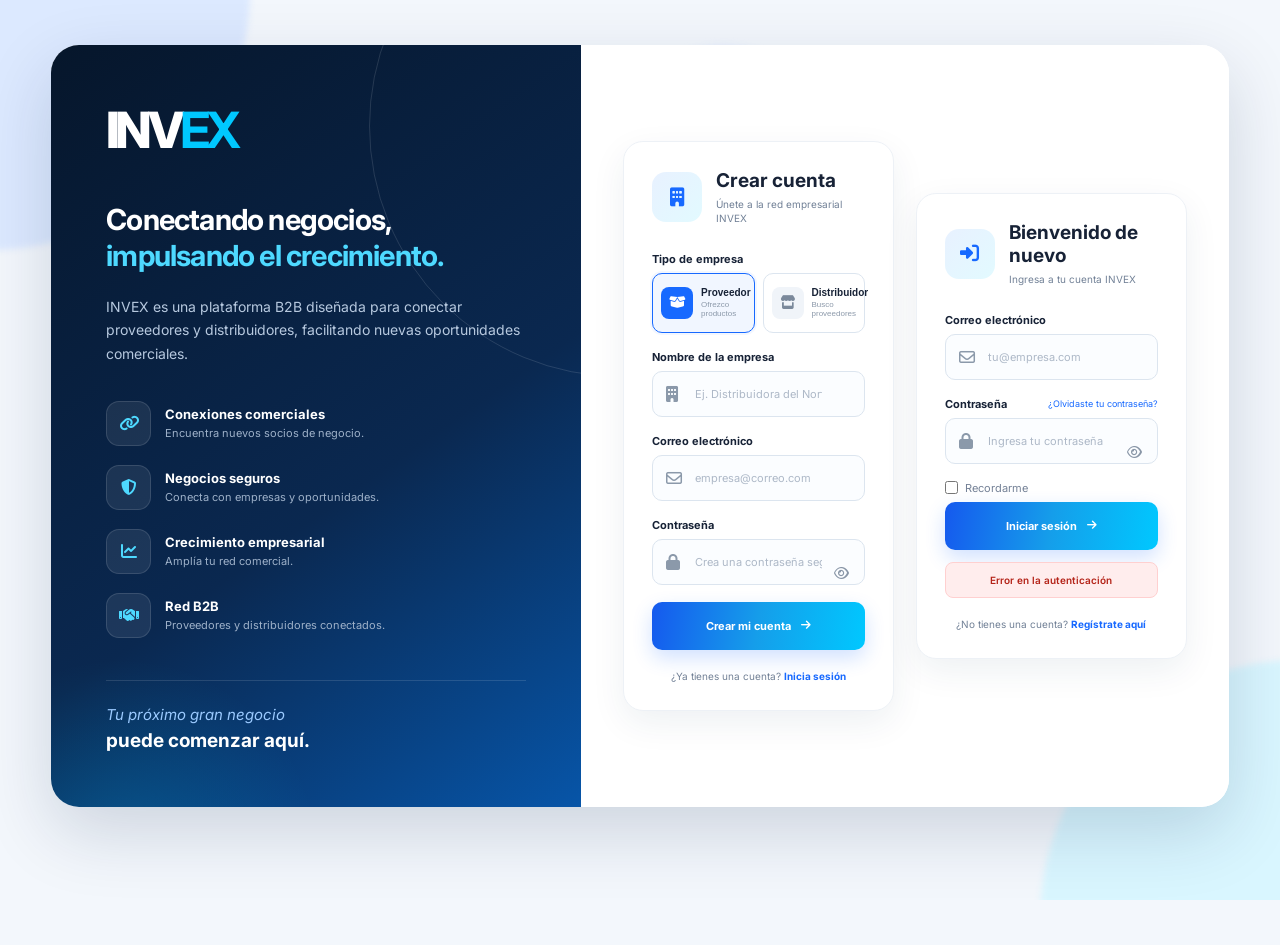
<file: index.html>
<!DOCTYPE html>
<html lang="es">

<head>

    <meta charset="UTF-8">

    <meta name="viewport"
          content="width=device-width, initial-scale=1.0">

    <meta name="description"
          content="INVEX - Plataforma B2B que conecta proveedores y distribuidores">

    <title>INVEX | Conectando negocios</title>


    <!-- ==============================
         FUENTE
    =============================== -->

    <link rel="preconnect"
          href="https://fonts.googleapis.com">

    <link rel="preconnect"
          href="https://fonts.gstatic.com"
          crossorigin>

    <link href="https://fonts.googleapis.com/css2?family=Inter:wght@400;500;600;700;800&display=swap"
          rel="stylesheet">


    <!-- ==============================
         ICONOS
    =============================== -->

    <link rel="stylesheet"
          href="https://cdnjs.cloudflare.com/ajax/libs/font-awesome/6.5.2/css/all.min.css">


    <!-- ==============================
         CSS
    =============================== -->

    <link rel="stylesheet"
          href="styles.css">

</head>


<body>


    <!-- =====================================
         FONDO DECORATIVO
    ====================================== -->

    <div class="background">

        <div class="background-circle circle-one"></div>

        <div class="background-circle circle-two"></div>

        <div class="background-circle circle-three"></div>

    </div>



    <!-- =====================================
         CONTENEDOR PRINCIPAL
    ====================================== -->

    <main class="contenedor">


        <!-- =================================
             PANEL IZQUIERDO
        ================================== -->

        <section class="panel-marca">


            <!-- LOGO -->

            <div class="logo">

                <span>INV</span><strong>EX</strong>

            </div>


            <h1>

                Conectando negocios,
                <br>

                <span>impulsando el crecimiento.</span>

            </h1>


            <p class="descripcion">

                INVEX es una plataforma B2B diseñada
                para conectar proveedores y distribuidores,
                facilitando nuevas oportunidades comerciales.

            </p>


            <!-- BENEFICIOS -->

            <div class="beneficios">


                <div class="beneficio">

                    <div class="icono-beneficio">

                        <i class="fa-solid fa-link"></i>

                    </div>

                    <div>

                        <strong>
                            Conexiones comerciales
                        </strong>

                        <span>
                            Encuentra nuevos socios de negocio.
                        </span>

                    </div>

                </div>



                <div class="beneficio">

                    <div class="icono-beneficio">

                        <i class="fa-solid fa-shield-halved"></i>

                    </div>

                    <div>

                        <strong>
                            Negocios seguros
                        </strong>

                        <span>
                            Conecta con empresas y oportunidades.
                        </span>

                    </div>

                </div>



                <div class="beneficio">

                    <div class="icono-beneficio">

                        <i class="fa-solid fa-chart-line"></i>

                    </div>

                    <div>

                        <strong>
                            Crecimiento empresarial
                        </strong>

                        <span>
                            Amplía tu red comercial.
                        </span>

                    </div>

                </div>



                <div class="beneficio">

                    <div class="icono-beneficio">

                        <i class="fa-solid fa-handshake"></i>

                    </div>

                    <div>

                        <strong>
                            Red B2B
                        </strong>

                        <span>
                            Proveedores y distribuidores conectados.
                        </span>

                    </div>

                </div>

            </div>


            <div class="mensaje-marca">

                Tu próximo gran negocio
                <strong>
                    puede comenzar aquí.
                </strong>

            </div>


        </section>



        <!-- =================================
             PANEL DERECHO
        ================================== -->

        <section class="panel-formularios">


            <!-- =================================
                 REGISTRO
            ================================== -->

            <div class="card formulario-registro">


                <div class="titulo-formulario">

                    <div class="icono-formulario">

                        <i class="fa-solid fa-building"></i>

                    </div>

                    <div>

                        <h2>
                            Crear cuenta
                        </h2>

                        <p>
                            Únete a la red empresarial INVEX
                        </p>

                    </div>

                </div>


                <form id="registerForm">


                    <!-- TIPO DE EMPRESA -->

                    <label>
                        Tipo de empresa
                    </label>


                    <div class="tipo-empresa">


                        <button
                            type="button"
                            class="tipo-btn activo"
                            data-tipo="Proveedor">

                            <i class="fa-solid fa-box-open"></i>

                            <span>

                                <strong>
                                    Proveedor
                                </strong>

                                <small>
                                    Ofrezco productos
                                </small>

                            </span>

                        </button>



                        <button
                            type="button"
                            class="tipo-btn"
                            data-tipo="Distribuidor">

                            <i class="fa-solid fa-store"></i>

                            <span>

                                <strong>
                                    Distribuidor
                                </strong>

                                <small>
                                    Busco proveedores
                                </small>

                            </span>

                        </button>


                    </div>


                    <input
                        type="hidden"
                        id="tipoEmpresa"
                        value="Proveedor">



                    <!-- NOMBRE -->

                    <label for="nombre">

                        Nombre de la empresa

                    </label>


                    <div class="input-container">

                        <i class="fa-solid fa-building"></i>

                        <input
                            type="text"
                            id="nombre"
                            name="nombre"
                            placeholder="Ej. Distribuidora del Norte"
                            required>

                    </div>



                    <!-- CORREO -->

                    <label for="registroCorreo">

                        Correo electrónico

                    </label>


                    <div class="input-container">

                        <i class="fa-regular fa-envelope"></i>

                        <input
                            type="email"
                            id="registroCorreo"
                            name="correo"
                            placeholder="empresa@correo.com"
                            required>

                    </div>



                    <!-- PASSWORD -->

                    <label for="registroPassword">

                        Contraseña

                    </label>


                    <div class="input-container">

                        <i class="fa-solid fa-lock"></i>

                        <input
                            type="password"
                            id="registroPassword"
                            name="password"
                            placeholder="Crea una contraseña segura"
                            minlength="6"
                            required>


                        <button
                            type="button"
                            class="mostrar-password"
                            data-target="registroPassword">

                            <i class="fa-regular fa-eye"></i>

                        </button>

                    </div>



                    <!-- BOTÓN -->

                    <button
                        type="submit"
                        class="boton-principal">

                        <span>
                            Crear mi cuenta
                        </span>

                        <i class="fa-solid fa-arrow-right"></i>

                    </button>


                </form>


                <div
                    id="registerMessage"
                    class="message">
                </div>


                <p class="cambiar-formulario">

                    ¿Ya tienes una cuenta?

                    <button
                        type="button"
                        id="mostrarLogin">

                        Inicia sesión

                    </button>

                </p>


            </div>



            <!-- =================================
                 LOGIN
            ================================== -->

            <div class="card formulario-login">


                <div class="titulo-formulario">

                    <div class="icono-formulario">

                        <i class="fa-solid fa-right-to-bracket"></i>

                    </div>

                    <div>

                        <h2>
                            Bienvenido de nuevo
                        </h2>

                        <p>
                            Ingresa a tu cuenta INVEX
                        </p>

                    </div>

                </div>


                <form id="loginForm">


                    <!-- CORREO -->

                    <label for="loginCorreo">

                        Correo electrónico

                    </label>


                    <div class="input-container">

                        <i class="fa-regular fa-envelope"></i>

                        <input
                            type="email"
                            id="loginCorreo"
                            name="correo"
                            placeholder="tu@empresa.com"
                            required>

                    </div>



                    <!-- PASSWORD -->

                    <div class="label-password">

                        <label for="loginPassword">

                            Contraseña

                        </label>


                        <a href="#"
                           id="recuperarPassword">

                            ¿Olvidaste tu contraseña?

                        </a>

                    </div>


                    <div class="input-container">

                        <i class="fa-solid fa-lock"></i>

                        <input
                            type="password"
                            id="loginPassword"
                            name="password"
                            placeholder="Ingresa tu contraseña"
                            required>


                        <button
                            type="button"
                            class="mostrar-password"
                            data-target="loginPassword">

                            <i class="fa-regular fa-eye"></i>

                        </button>

                    </div>



                    <!-- RECORDAR -->

                    <label class="recordar">

                        <input
                            type="checkbox"
                            id="recordar">

                        <span>
                            Recordarme
                        </span>

                    </label>



                    <!-- BOTÓN -->

                    <button
                        type="submit"
                        class="boton-principal">

                        <span>
                            Iniciar sesión
                        </span>

                        <i class="fa-solid fa-arrow-right"></i>

                    </button>


                </form>


                <div
                    id="loginMessage"
                    class="message">
                </div>


                <p class="cambiar-formulario">

                    ¿No tienes una cuenta?

                    <button
                        type="button"
                        id="mostrarRegistro">

                        Regístrate aquí

                    </button>

                </p>


            </div>


        </section>


    </main>



    <!-- =====================================
         JAVASCRIPT
    ====================================== -->

    <script src="script.js"></script>

</body>

</html>
</file>
<file: styles.css>
/* =====================================================
   INVEX
   SISTEMA DE DISEÑO
===================================================== */


/* =====================================================
   VARIABLES
===================================================== */

:root {

    --azul: #1769ff;

    --azul-oscuro: #071a33;

    --azul-medio: #0a3d78;

    --azul-claro: #00c8ff;

    --texto: #172236;

    --texto-secundario: #718096;

    --fondo: #f3f7fc;

    --blanco: #ffffff;

    --borde: #dce5ef;

    --verde: #08794f;

    --rojo: #b42318;

}


/* =====================================================
   RESET
===================================================== */

* {

    margin: 0;

    padding: 0;

    box-sizing: border-box;

}


html {

    scroll-behavior: smooth;

}


body {

    font-family:
        "Inter",
        Arial,
        sans-serif;

    min-height: 100vh;

    background: var(--fondo);

    color: var(--texto);

}


/* =====================================================
   FONDO DECORATIVO
===================================================== */

.background {

    position: fixed;

    inset: 0;

    overflow: hidden;

    pointer-events: none;

    z-index: -1;

}


.background-circle {

    position: absolute;

    border-radius: 50%;

    filter: blur(3px);

}


.circle-one {

    width: 520px;

    height: 520px;

    left: -270px;

    top: -270px;

    background: #dce9ff;

}


.circle-two {

    width: 520px;

    height: 520px;

    right: -280px;

    bottom: -280px;

    background: #d9f6ff;

}


.circle-three {

    width: 220px;

    height: 220px;

    left: 48%;

    top: 5%;

    background: #e7eeff;

}


/* =====================================================
   CONTENEDOR PRINCIPAL
===================================================== */

.contenedor {

    width: min(1200px, 92%);

    min-height: 700px;

    margin: 45px auto;

    display: grid;

    grid-template-columns:
        0.9fr 1.1fr;

    background: var(--blanco);

    border-radius: 28px;

    overflow: hidden;

    box-shadow:
        0 25px 70px
        rgba(8, 34, 70, 0.16);

}


/* =====================================================
   PANEL DE MARCA
===================================================== */

.panel-marca {

    position: relative;

    padding: 55px;

    overflow: hidden;

    color: white;

    background:
        linear-gradient(
            145deg,
            #06162b 0%,
            #0a2850 58%,
            #0755a8 100%
        );

}


/* Círculo decorativo */

.panel-marca::before {

    content: "";

    position: absolute;

    width: 500px;

    height: 500px;

    right: -290px;

    top: -170px;

    border:
        1px solid
        rgba(255,255,255,0.12);

    border-radius: 50%;

}


/* Brillo */

.panel-marca::after {

    content: "";

    position: absolute;

    width: 400px;

    height: 400px;

    left: -130px;

    bottom: -250px;

    border-radius: 50%;

    background:
        radial-gradient(
            circle,
            rgba(0,200,255,0.20),
            transparent 70%
        );

}


/* =====================================================
   LOGO
===================================================== */

.logo {

    position: relative;

    z-index: 2;

    margin-bottom: 42px;

    font-size: 50px;

    font-weight: 800;

    letter-spacing: -4px;

}


.logo strong {

    color: var(--azul-claro);

}


/* =====================================================
   TITULO PRINCIPAL
===================================================== */

.panel-marca h1 {

    position: relative;

    z-index: 2;

    max-width: 450px;

    margin-bottom: 20px;

    font-size: 29px;

    line-height: 1.25;

    letter-spacing: -0.8px;

}


.panel-marca h1 span {

    color: #4ed9ff;

}


/* =====================================================
   DESCRIPCIÓN
===================================================== */

.panel-marca .descripcion {

    position: relative;

    z-index: 2;

    max-width: 430px;

    margin-bottom: 35px;

    color: #b7c9df;

    font-size: 14px;

    line-height: 1.7;

}


/* =====================================================
   BENEFICIOS
===================================================== */

.beneficios {

    position: relative;

    z-index: 2;

    display: flex;

    flex-direction: column;

    gap: 19px;

}


.beneficio {

    display: flex;

    align-items: center;

    gap: 14px;

}


.icono-beneficio {

    min-width: 45px;

    width: 45px;

    height: 45px;

    display: flex;

    align-items: center;

    justify-content: center;

    border:
        1px solid
        rgba(255,255,255,0.12);

    border-radius: 13px;

    background:
        rgba(255,255,255,0.08);

    color: #4ed9ff;

    font-size: 16px;

}


.beneficio strong {

    display: block;

    margin-bottom: 4px;

    font-size: 13px;

}


.beneficio span {

    display: block;

    color: #9eb1c9;

    font-size: 11px;

}


/* =====================================================
   FRASE FINAL
===================================================== */

.mensaje-marca {

    position: relative;

    z-index: 2;

    margin-top: 42px;

    padding-top: 24px;

    border-top:
        1px solid
        rgba(255,255,255,0.12);

    color: #9bcaff;

    font-size: 15px;

    font-style: italic;

}


.mensaje-marca strong {

    display: block;

    margin-top: 5px;

    color: white;

    font-size: 19px;

    font-style: normal;

}


/* =====================================================
   PANEL DE FORMULARIOS
===================================================== */

.panel-formularios {

    display: grid;

    grid-template-columns:
        repeat(2, minmax(0, 1fr));

    align-items: center;

    gap: 22px;

    padding: 42px;

    background: white;

}


/* =====================================================
   TARJETAS
===================================================== */

.card {

    padding: 28px;

    border:
        1px solid #edf1f6;

    border-radius: 20px;

    background: white;

    box-shadow:
        0 12px 35px
        rgba(20,50,90,0.07);

    transition:
        transform 0.3s ease,
        box-shadow 0.3s ease;

}


.card:hover {

    transform: translateY(-3px);

    box-shadow:
        0 18px 45px
        rgba(20,50,90,0.11);

}


/* =====================================================
   TITULOS DE FORMULARIO
===================================================== */

.titulo-formulario {

    display: flex;

    align-items: center;

    gap: 14px;

    margin-bottom: 27px;

}


.icono-formulario {

    width: 50px;

    height: 50px;

    flex-shrink: 0;

    display: flex;

    align-items: center;

    justify-content: center;

    border-radius: 14px;

    background:
        linear-gradient(
            135deg,
            #e8f1ff,
            #e2faff
        );

    color: var(--azul);

    font-size: 19px;

}


.titulo-formulario h2 {

    margin: 0 0 4px;

    font-size: 19px;

    line-height: 1.2;

}


.titulo-formulario p {

    color: var(--texto-secundario);

    font-size: 10px;

    line-height: 1.4;

}


/* =====================================================
   ETIQUETAS
===================================================== */

.card label {

    display: block;

    margin-bottom: 7px;

    font-size: 11px;

    font-weight: 700;

}


/* =====================================================
   INPUT CON ICONO
===================================================== */

.input-container {

    position: relative;

    margin-bottom: 17px;

}


.input-container > i {

    position: absolute;

    left: 14px;

    top: 50%;

    transform: translateY(-50%);

    color: #8b99aa;

    pointer-events: none;

}


.input-container input {

    width: 100%;

    height: 46px;

    padding:
        0 42px;

    border:
        1px solid
        var(--borde);

    border-radius: 10px;

    outline: none;

    background: #fbfdff;

    color: var(--texto);

    font-family: inherit;

    font-size: 11px;

    transition:
        border-color 0.25s ease,
        box-shadow 0.25s ease,
        background 0.25s ease;

}


.input-container input:hover {

    border-color: #b9c8d9;

}


.input-container input:focus {

    border-color: var(--azul);

    background: white;

    box-shadow:
        0 0 0 4px
        rgba(23,105,255,0.08);

}


.input-container input::placeholder {

    color: #adb8c7;

}


/* =====================================================
   MOSTRAR CONTRASEÑA
===================================================== */

.mostrar-password {

    position: absolute;

    right: 12px;

    top: 50%;

    width: auto !important;

    height: auto !important;

    margin: 0 !important;

    padding: 4px !important;

    border: none !important;

    border-radius: 0 !important;

    background: transparent !important;

    color: #8996a7;

    cursor: pointer;

}


.mostrar-password:hover {

    background: transparent !important;

    color: var(--azul);

}


/* =====================================================
   TIPO DE EMPRESA
===================================================== */

.tipo-empresa {

    display: grid;

    grid-template-columns:
        repeat(2, minmax(0, 1fr));

    gap: 8px;

    margin-bottom: 17px;

}


.tipo-btn {

    min-height: 60px;

    width: 100%;

    margin: 0;

    padding: 8px;

    display: flex;

    align-items: center;

    gap: 8px;

    border:
        1px solid
        var(--borde);

    border-radius: 10px;

    background: white;

    color: var(--texto);

    text-align: left;

    cursor: pointer;

    transition:
        border-color 0.25s ease,
        background 0.25s ease,
        transform 0.25s ease;

}


.tipo-btn:hover {

    background: #f8fbff;

    border-color: #b7c9df;

    transform: translateY(-1px);

}


.tipo-btn i {

    width: 32px;

    height: 32px;

    flex-shrink: 0;

    display: flex;

    align-items: center;

    justify-content: center;

    border-radius: 8px;

    background: #f0f4f9;

    color: #7b899b;

}


.tipo-btn span {

    display: block;

}


.tipo-btn strong {

    display: block;

    font-size: 10px;

}


.tipo-btn small {

    display: block;

    margin-top: 2px;

    color: #8c99aa;

    font-size: 8px;

}


.tipo-btn.activo {

    border-color: var(--azul);

    background: #f1f6ff;

    box-shadow:
        0 0 0 2px
        rgba(23,105,255,0.05);

}


.tipo-btn.activo i {

    background: var(--azul);

    color: white;

}


/* =====================================================
   CONTRASEÑA / ENLACE
===================================================== */

.label-password {

    display: flex;

    align-items: center;

    justify-content: space-between;

}


.label-password label {

    margin-bottom: 7px;

}


.label-password a {

    margin-bottom: 7px;

    color: var(--azul);

    font-size: 9px;

    text-decoration: none;

}


.label-password a:hover {

    text-decoration: underline;

}


/* =====================================================
   RECORDAR
===================================================== */

.recordar {

    display: flex !important;

    align-items: center;

    gap: 7px;

    margin:
        2px 0 18px;

    color: #748196;

    font-weight: 400 !important;

}


.recordar input {

    width: auto;

    margin: 0;

    accent-color: var(--azul);

}


/* =====================================================
   BOTÓN PRINCIPAL
===================================================== */

.boton-principal {

    width: 100%;

    height: 48px;

    margin: 0;

    padding: 0 15px;

    display: flex;

    align-items: center;

    justify-content: center;

    gap: 10px;

    border: none;

    border-radius: 10px;

    background:
        linear-gradient(
            100deg,
            #1559ee,
            #159eea,
            #00c8ff
        );

    color: white;

    font-family: inherit;

    font-size: 11px;

    font-weight: 700;

    cursor: pointer;

    box-shadow:
        0 8px 20px
        rgba(23,105,255,0.20);

    transition:
        transform 0.25s ease,
        box-shadow 0.25s ease;

}


.boton-principal:hover {

    transform: translateY(-2px);

    box-shadow:
        0 13px 25px
        rgba(23,105,255,0.28);

}


.boton-principal:active {

    transform: translateY(0);

}


/* =====================================================
   CAMBIAR LOGIN / REGISTRO
===================================================== */

.cambiar-formulario {

    margin-top: 20px;

    color: var(--texto-secundario);

    font-size: 10px;

    text-align: center;

}


.cambiar-formulario button {

    width: auto;

    margin: 0;

    padding: 0;

    border: none;

    background: transparent;

    color: var(--azul);

    font-family: inherit;

    font-size: 10px;

    font-weight: 700;

    cursor: pointer;

}


.cambiar-formulario button:hover {

    background: transparent;

    text-decoration: underline;

}


/* =====================================================
   MENSAJES
===================================================== */

.message {

    display: none;

    min-height: 0;

    margin-top: 12px;

    padding: 10px;

    border-radius: 8px;

    font-size: 10px;

    font-weight: 600;

    line-height: 1.4;

    text-align: center;

}


.message.success {

    display: block;

    background: #e7f8f1;

    color: var(--verde);

    border:
        1px solid
        #c5efdf;

}


.message.error {

    display: block;

    background: #ffeded;

    color: var(--rojo);

    border:
        1px solid
        #ffd0d0;

}


/* =====================================================
   ANIMACIÓN DE ENTRADA
===================================================== */

.panel-marca {

    animation:
        aparecerIzquierda
        0.7s ease both;

}


.card {

    animation:
        aparecerArriba
        0.7s ease both;

}


@keyframes aparecerIzquierda {

    from {

        opacity: 0;

        transform:
            translateX(-25px);

    }

    to {

        opacity: 1;

        transform:
            translateX(0);

    }

}


@keyframes aparecerArriba {

    from {

        opacity: 0;

        transform:
            translateY(15px);

    }

    to {

        opacity: 1;

        transform:
            translateY(0);

    }

}


/* =====================================================
   ESTADOS DE CARGA
===================================================== */

.boton-principal.cargando {

    opacity: 0.75;

    cursor: wait;

    pointer-events: none;

}


/* =====================================================
   RESPONSIVE
===================================================== */

@media (max-width: 1100px) {

    .contenedor {

        width: 94%;

    }


    .panel-formularios {

        padding: 30px;

        gap: 15px;

    }


    .panel-marca {

        padding: 45px;

    }

}


@media (max-width: 900px) {

    .contenedor {

        grid-template-columns: 1fr;

    }


    .panel-marca {

        padding: 40px;

    }


    .panel-formularios {

        grid-template-columns:
            repeat(2, minmax(0, 1fr));

        padding: 35px;

    }

}


@media (max-width: 700px) {

    .contenedor {

        width: 94%;

        margin: 20px auto;

        border-radius: 20px;

    }


    .panel-marca {

        padding: 35px 25px;

    }


    .logo {

        margin-bottom: 30px;

        font-size: 42px;

    }


    .panel-marca h1 {

        font-size: 24px;

    }


    .panel-formularios {

        grid-template-columns: 1fr;

        padding: 25px;

    }


    .card {

        padding: 24px;

    }

}


@media (max-width: 450px) {

    .panel-marca {

        padding: 30px 20px;

    }


    .panel-formularios {

        padding: 18px;

    }


    .tipo-empresa {

        grid-template-columns: 1fr;

    }


    .titulo-formulario h2 {

        font-size: 17px;

    }

}
</file>
